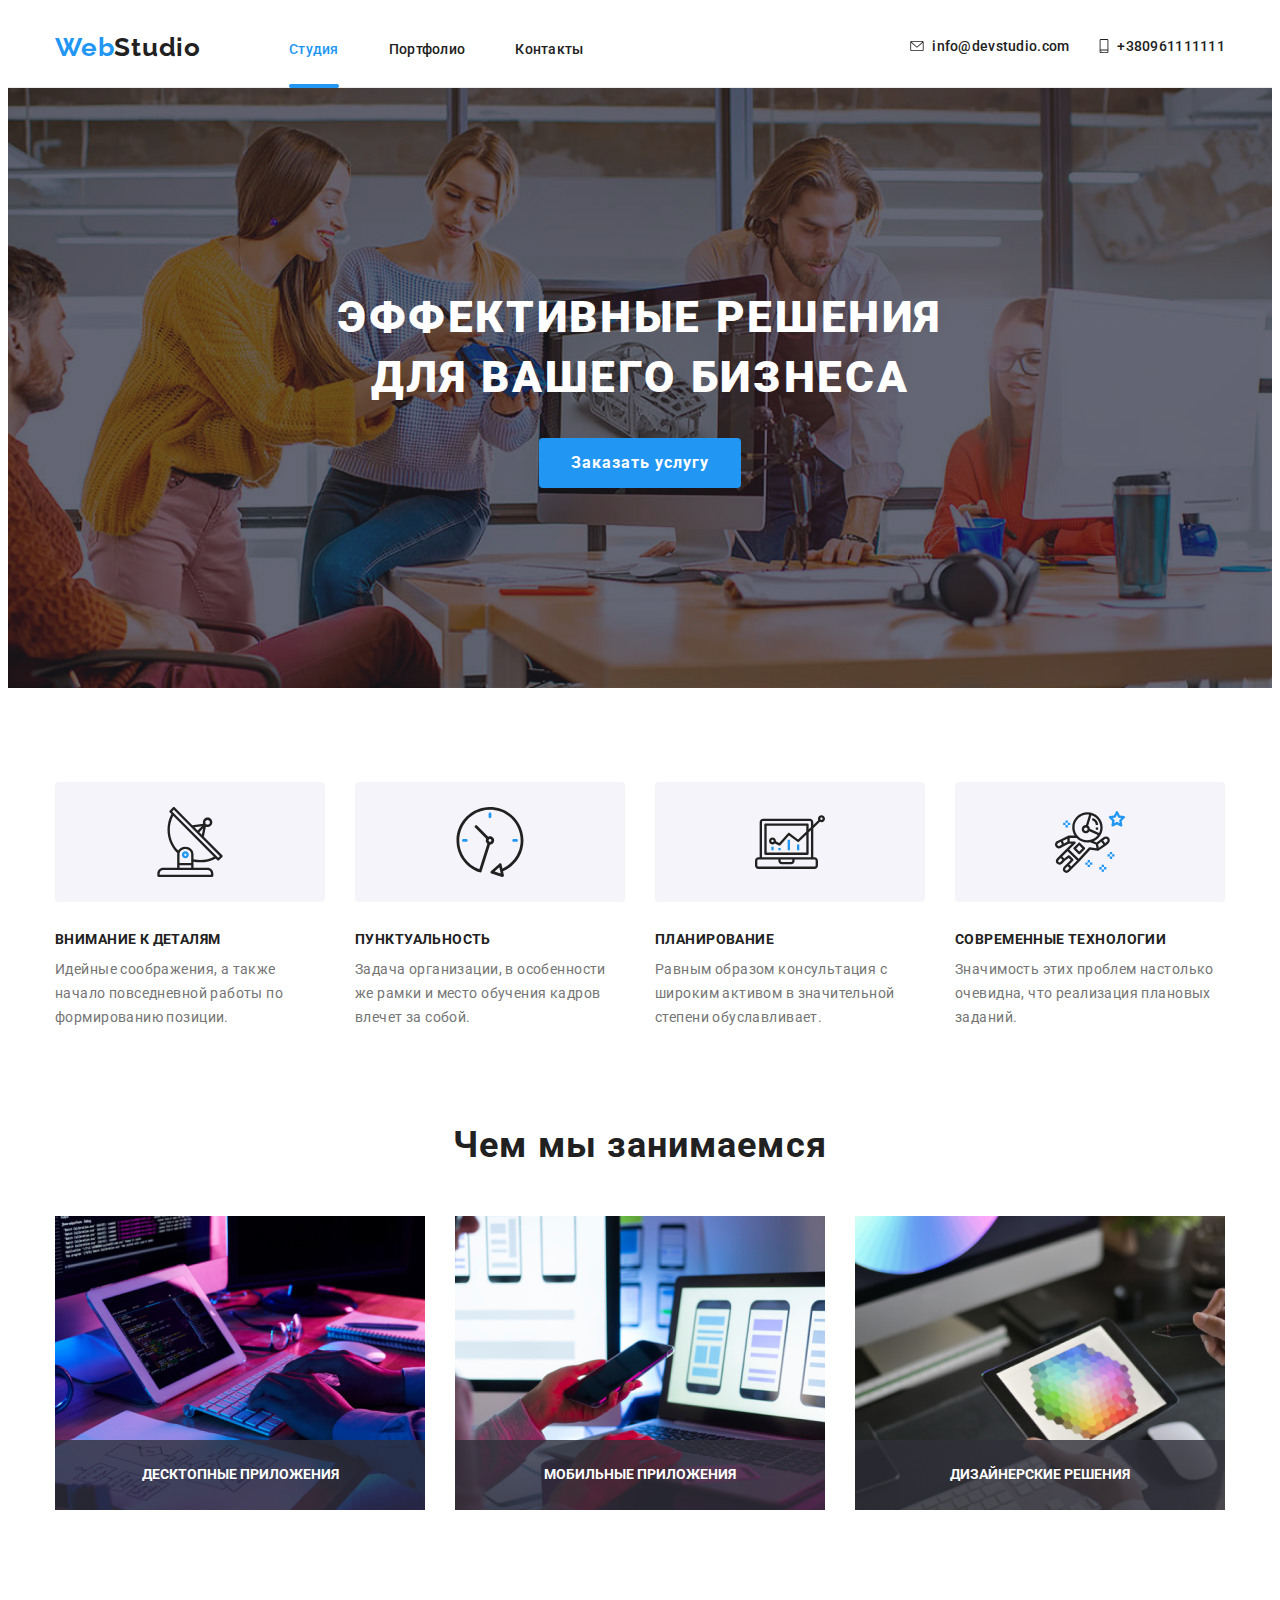
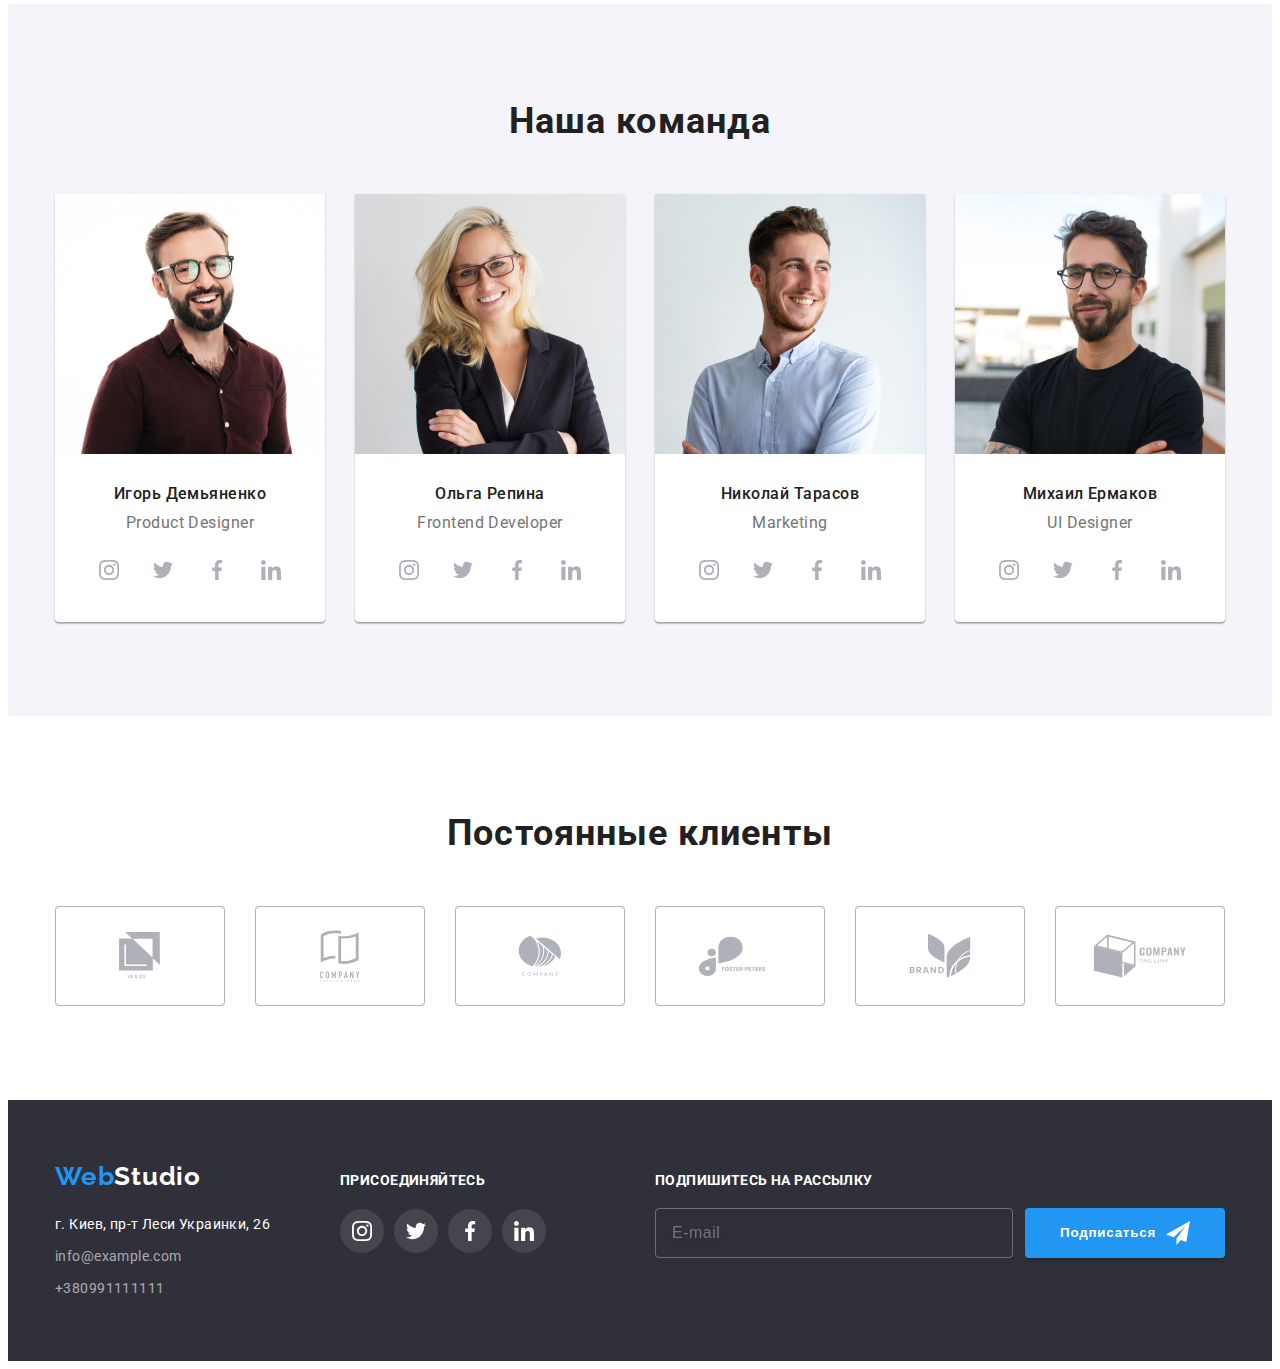
<file: index.html>
<!DOCTYPE html>
<html lang="ru">

<head>
    <meta charset="UTF-8">
    <meta http-equiv="X-UA-Compatible" content="IE=edge">
    <meta name="viewport" content="width=device-width, initial-scale=1.0">
    <link rel="preconnect" href="https://fonts.googleapis.com">
    <link rel="preconnect" href="https://fonts.gstatic.com" crossorigin>
    <link
        href="https://fonts.googleapis.com/css2?family=Raleway:wght@700&family=Roboto:wght@400;500;700;900&display=swap"
        rel="stylesheet">
    <title>Homework8</title>
    <link rel="stylesheet" href="https://cdnjs.cloudflare.com/ajax/libs/modern-normalize/1.1.0/modern-normalize.min.css"
        integrity="sha512-wpPYUAdjBVSE4KJnH1VR1HeZfpl1ub8YT/NKx4PuQ5NmX2tKuGu6U/JRp5y+Y8XG2tV+wKQpNHVUX03MfMFn9Q=="
        crossorigin="anonymous" referrerpolicy="no-referrer" />
    <link rel="stylesheet" href="./css/main.min.css">
</head>
<body>
    <header class="header">
        <div class="container">
            <div class="logo-tab">
                <a href="" class="logo link nav__logo">Web<span class="nav__logoo">Studio</span></a>
            </div>
            <div class="header-tab">
                <div class="header-nav">
                    <ul class="nav-list">
                        <li class="nav-list__item">
                            <a href="./index.html" class="nav-list__link link current">Студия</a>
                        </li>
                        <li class="nav-list__item">
                            <a href="./portfolio.html" class="nav-list__link link">Портфолио</a>
                        </li>
                        <li class="nav-list__item">
                            <a href="" class="nav-list__link link">Контакты</a>
                        </li>
                    </ul>
                </div>
                <div class="header-contacts">
                    <ul class="contacts-list">
                        <li class="contacts-list__item">
                            <a href="mailto:info@devstudio.com" class="contacts-list__link-mail">
                                <svg class="contacts-list__icon" width="14" height="10">
                                    <use href="./img/icons.svg#icon-envelope"></use>
                                </svg>
                                info@devstudio.com</a>
                        </li>
                        <li class="contacts-list__item">
                            <a href="tel:+380961111111" class="contacts-list__link-tel">
                                <svg class="contacts-list__icon" width="10" height="14">
                                    <use href="./img/icons.svg#icon-smartphone"></use>
                                </svg>
                                +380961111111</a>
                        </li>
                    </ul>
                </div>
            </div>
            <button type="button" class="open-menu-btn">
                <svg class="menu-icon" width="24" height="16">
                    <use href="./img/icons.svg#icon-menu_24px"></use>
                </svg>
            </button>
            <div class="mob-menu is-hidden">
                <button type="button" class="close-menu-btn">
                    <svg class="menu-icon" width="18.67" height="18.67">
                        <use href="./img/icons.svg#icon-close-black-18dp-2-1-1"></use>
                    </svg>
                </button>
                <div class="container">
                    <div class="mob-top">
                        <ul class="nav-list">
                            <li class="nav-list__item">
                                <a href="./index.html" class="nav-list__link link current">Студия</a>
                            </li>
                            <li class="nav-list__item">
                                <a href="./portfolio.html" class="nav-list__link link">Портфолио</a>
                            </li>
                            <li class="nav-list__item">
                                <a href="" class="nav-list__link link">Контакты</a>
                            </li>
                        </ul>
                    </div>
                    <div class="mob-bottom">
                        <ul class="contacts-list">
                            <li class="contacts-list__item"><a href="tel:+380961111111"
                                    class="contacts-list__link-tel">+380961111111</a></li>
                            <li class="contacts-list__item"><a href="mailto:info@devstudio.com"
                                    class="contacts-list__link-mail">info@devstudio.com
                                </a>
                            </li>
                        </ul>
                        <ul class="soc-list">
                            <li class="soc-list__item"><a href="" class="soc-list__link">Instagram</a></li>
                            <li class="soc-list__item"><a href="" class="soc-list__link">Twitter</a></li>
                            <li class="soc-list__item"><a href="" class="soc-list__link">Facebook</a></li>
                            <li class="soc-list__item"><a href="" class="soc-list__link">LinkedIn</a></li>
                        </ul>
                    </div>
                </div>
            </div>
        </div>
    </header>

    <!--main 1-->
    <main>
        <section class="main-section">
            <div class="container">
                <h1 class="main-name">ЭФФЕКТИВНЫЕ РЕШЕНИЯ ДЛЯ ВАШЕГО БИЗНЕСА</h1>
                <button type="submit" class="main-button" data-modal-open>Заказать услугу</button>
            </div>
        </section>

        <!--2-->
        <section class="company">
            <div class="container">
                <ul class="description">
                    <li class="description__facts">
                        <div class="description__company-ben">
                            <svg class="description__company-ben-icon" width="70" height="70">
                                <use href="./img/icons.svg#icon-antenna-1"></use>
                            </svg>
                        </div>
                        <h3 class="title">Внимание к деталям</h3>
                        <p class="title-text">Идейные соображения, а также начало повседневной работы по формированию
                            позиции.
                        </p>
                    </li>
                    <li class="description__facts">
                        <div class="description__company-ben">
                            <svg class="description__company-ben-icon" width="70" height="70">
                                <use href="./img/icons.svg#icon-clock-1"></use>
                            </svg>
                        </div>
                        <h3 class="title">Пунктуальность</h3>
                        <p class="title-text">Задача организации, в особенности же рамки и место обучения кадров влечет
                            за
                            собой.
                        </p>
                    </li>
                    <li class="description__facts">
                        <div class="description__company-ben">
                            <svg class="description__company-ben-icon" width="70" height="70">
                                <use href="./img/icons.svg#icon-diagram-1"></use>
                            </svg>
                        </div>
                        <h3 class="title">Планирование</h3>
                        <p class="title-text">Равным образом консультация с широким активом в значительной степени
                            обуславливает.
                        </p>
                    </li>
                    <li class="description__facts">
                        <div class="description__company-ben">
                            <svg class="description__company-ben-icon" width="70" height="70">
                                <use href="./img/icons.svg#icon-astronaut-1"></use>
                            </svg>
                        </div>
                        <h3 class="title">Современные технологии</h3>
                        <p class="title-text">Значимость этих проблем настолько очевидна, что реализация плановых
                            заданий.
                        </p>
                    </li>
                </ul>
            </div>
        </section>

        <!--3-->
        <section class="work-projects">
            <div class="container">
                <h2 class="pre-main-title">Чем мы занимаемся</h2>
                <ul class="work-photo">
                    <li class="work-photo__item">
                        <picture>
                            <source
                                srcset="
                                    ./img/2.1.png        1x,
                                    ./img/2.1-2x.jpg     2x
                                    "
                                media="(min-width: 1200px)"
                            />
                            <img src="img/2.1.png" width="370" alt="Работа с компьютероv" />  
                        </picture>
                        <p class="work-photo__galery-description">
                            Десктопные приложения                           
                        </p>
                    </li>
                    <li class="work-photo__item">
                        <picture>
                            <source srcset="
                                    ./img/2.2.png        1x,
                                    ./img/2.2-2x.jpg     2x
                                    " media="(min-width: 1200px)" />
                            <img src="img/2.2.png" width="370" alt="Работа с телефоном" />
                        </picture>
                        <p class="work-photo__galery-description">
                            Мобильные приложения
                        </p>
                    </li>
                    <li class="work-photo__item">
                        <picture>
                            <source srcset="
                                    ./img/2.3.png        1x,
                                    ./img/2.3-2x.jpg     2x
                                    " media="(min-width: 1200px)" />
                            <img src="img/2.3.png" width="370" alt="Работа с планшетом" />
                        </picture>
                        <p class="work-photo__galery-description">
                            Дизайнерские решения                            
                        </p>
                    </li>
                </ul>
            </div>
        </section>

        <!--4-->
        <section class="masters">
            <div class="container">
                <h2 class="team">Наша команда</h2>
                <ul class="workers-list">
                    <li class="workers-list__item">
                        <picture>
                            <source srcset="
                                                            ./img/1-1.png        1x,
                                                            ./img/1-1-2x.jpg     2x
                                        " media="(min-width: 1200px)"
                            />
                            <source srcset="
                                                            ./img/1-1-tabl.jpg        1x,
                                                            ./img/1-1-tabl-2x.jpg     2x
                                        " media="(min-width: 768px)"
                            />
                            <source srcset="
                                                            ./img/1-1-mob.jpg        1x,
                                                            ./img/1-1-mob-2x.jpg     2x
                                        " media="(min-width: 480px)"
                            />
                            <img src="img/1-1.png" width="270" height="260" alt="Игорь Демьяненко" />
                        </picture>
                        <div class="about-workers-div">
                            <h3 class="names">Игорь Демьяненко</h3>
                            <p class="names-text">Product Designer</p>
                            <ul class="masters-soc-list list">
                                <li class="masters-soc-list__item">
                                    <a href="" class="masters-soc-list__link link">
                                        <svg class="masters-soc-list__icon" width="20" height="20">
                                            <use href="./img/icons.svg#icon-instagram-2"></use>
                                        </svg>
                                    </a>
                                </li>
                                <li class="masters-soc-list__item">
                                    <a href="" class="masters-soc-list__link link">
                                        <svg class="masters-soc-list__icon" width="20" height="20">
                                            <use href="./img/icons.svg#icon-twitter-1"></use>
                                        </svg>
                                    </a>
                                </li>
                                <li class="masters-soc-list__item">
                                    <a href="" class="masters-soc-list__link link">
                                        <svg class="masters-soc-list__icon" width="20" height="20">
                                            <use href="./img/icons.svg#icon-facebook-1"></use>
                                        </svg>
                                    </a>
                                </li>
                                <li class="masters-soc-list__item">
                                    <a href="" class="masters-soc-list__link link">
                                        <svg class="masters-soc-list__icon" width="20" height="20">
                                            <use href="./img/icons.svg#icon-linkedin-1"></use>
                                        </svg>
                                    </a>
                                </li>
                            </ul>
                        </div>
                    </li>
                    <li class="workers-list__item">
                        <picture>
                            <source srcset="
                                                            ./img/1-2.png        1x,
                                                            ./img/1-2-2x.jpg     2x
                                        " media="(min-width: 1200px)"
                            />
                            <source srcset="
                                                            ./img/1-2-tabl.jpg        1x,
                                                            ./img/1-2-tabl-2x.jpg     2x
                                        " media="(min-width: 768px)"
                            />
                            <source srcset="
                                                            ./img/1-2-mob.jpg        1x,
                                                            ./img/1-2-mob-2x.jpg     2x
                                        " media="(min-width: 480px)"
                            />
                            <img src="img/1-2.png" width="270" alt="Ольга Репина" />
                        </picture>
                        <div class="about-workers-div">
                            <h3 class="names">Ольга Репина</h3>
                            <p class="names-text">Frontend Developer</p>
                            <ul class="masters-soc-list list">
                                <li class="masters-soc-list__item">
                                    <a href="" class="masters-soc-list__link link">
                                        <svg class="masters-soc-list__icon" width="20" height="20">
                                            <use href="./img/icons.svg#icon-instagram-2"></use>
                                        </svg>
                                    </a>
                                </li>
                                <li class="masters-soc-list__item">
                                    <a href="" class="masters-soc-list__link link">
                                        <svg class="masters-soc-list__icon" width="20" height="20">
                                            <use href="./img/icons.svg#icon-twitter-1"></use>
                                        </svg>
                                    </a>
                                </li>
                                <li class="masters-soc-list__item">
                                    <a href="" class="masters-soc-list__link link">
                                        <svg class="masters-soc-list__icon" width="20" height="20">
                                            <use href="./img/icons.svg#icon-facebook-1"></use>
                                        </svg>
                                    </a>
                                </li>
                                <li class="masters-soc-list__item">
                                    <a href="" class="masters-soc-list__link link">
                                        <svg class="masters-soc-list__icon" width="20" height="20">
                                            <use href="./img/icons.svg#icon-linkedin-1"></use>
                                        </svg>
                                    </a>
                                </li>
                            </ul>
                        </div>
                    </li>
                    <li class="workers-list__item">
                        <picture>
                            <source srcset="
                                                            ./img/1-3.png        1x,
                                                            ./img/1-3-2x.jpg     2x
                                        " media="(min-width: 1200px)"
                            />
                            <source srcset="
                                                            ./img/1-3-tabl.jpg        1x,
                                                            ./img/1-3-tabl-2x.jpg     2x
                                        " media="(min-width: 768px)"
                            />
                            <source srcset="
                                                            ./img/1-3-mob.jpg        1x,
                                                            ./img/1-3-mob-2x.jpg     2x
                                        " media="(min-width: 480px)"
                            />
                            <img src="img/1-3.png" width="270" alt="Николай Тарасов" />
                        </picture>
                        <div class="about-workers-div">
                            <h3 class="names">Николай Тарасов</h3>
                            <p class="names-text">Marketing</p>
                            <ul class="masters-soc-list list">
                                <li class="masters-soc-list__item">
                                    <a href="" class="masters-soc-list__link link">
                                        <svg class="masters-soc-list__icon" width="20" height="20">
                                            <use href="./img/icons.svg#icon-instagram-2"></use>
                                        </svg>
                                    </a>
                                </li>
                                <li class="masters-soc-list__item">
                                    <a href="" class="masters-soc-list__link link">
                                        <svg class="masters-soc-list__icon" width="20" height="20">
                                            <use href="./img/icons.svg#icon-twitter-1"></use>
                                        </svg>
                                    </a>
                                </li>
                                <li class="masters-soc-list__item">
                                    <a href="" class="masters-soc-list__link link">
                                        <svg class="masters-soc-list__icon" width="20" height="20">
                                            <use href="./img/icons.svg#icon-facebook-1"></use>
                                        </svg>
                                    </a>
                                </li>
                                <li class="masters-soc-list__item">
                                    <a href="" class="masters-soc-list__link link">
                                        <svg class="masters-soc-list__icon" width="20" height="20">
                                            <use href="./img/icons.svg#icon-linkedin-1"></use>
                                        </svg>
                                    </a>
                                </li>
                            </ul>
                        </div>
                    </li>
                    <li class="workers-list__item">
                        <picture>
                            <source srcset="
                                                            ./img/1-4.png        1x,
                                                            ./img/1-4-2x.jpg     2x
                                        " media="(min-width: 1200px)"
                            />
                            <source srcset="
                                                            ./img/1-4-tabl.jpg        1x,
                                                            ./img/1-4-tabl-2x.jpg     2x
                                        " media="(min-width: 768px)"
                            />
                            <source srcset="
                                                            ./img/1-4-mob.jpg        1x,
                                                            ./img/1-4-mob-2x.jpg     2x
                                        " media="(min-width: 480px)"
                            />
                            <img src="./img/1-4.png" width="270" alt="Михаил Ермаков" />
                        </picture>
                        <div class="about-workers-div">
                            <h3 class="names">Михаил Ермаков</h3>
                            <p class="names-text">UI Designer</p>
                            <ul class="masters-soc-list list">
                                <li class="masters-soc-list__item">
                                    <a href="" class="masters-soc-list__link link">
                                        <svg class="masters-soc-list__icon" width="20" height="20">
                                            <use href="./img/icons.svg#icon-instagram-2"></use>
                                        </svg>
                                    </a>
                                </li>
                                <li class="masters-soc-list__item">
                                    <a href="" class="masters-soc-list__link link">
                                        <svg class="masters-soc-list__icon" width="20" height="20">
                                            <use href="./img/icons.svg#icon-twitter-1"></use>
                                        </svg>
                                    </a>
                                </li>
                                <li class="masters-soc-list__item">
                                    <a href="" class="masters-soc-list__link link">
                                        <svg class="masters-soc-list__icon" width="20" height="20">
                                            <use href="./img/icons.svg#icon-facebook-1"></use>
                                        </svg>
                                    </a>
                                </li>
                                <li class="masters-soc-list__item">
                                    <a href="" class="masters-soc-list__link link">
                                        <svg class="masters-soc-list__icon" width="20" height="20">
                                            <use href="./img/icons.svg#icon-linkedin-1"></use>
                                        </svg>
                                    </a>
                                </li>
                            </ul>
                        </div>
                    </li>
                </ul>
            </div>
        </section>
    
        <!--5-->
        <section class="clients">
            <div class="container">
            <h2 class="team">Постоянные клиенты</h2>
            <ul class="clients-list">
                <li class="company-clients">
                    <a href="" class="company-clients-link link">
                        <svg class="company-clients-icon" width="41" height="46.7">
                            <use href="./img/icons.svg#icon-group"></use>
                        </svg>
                    </a>
                </li>
                <li class="company-clients">
                    <a href="" class="company-clients-link link">
                        <svg class="company-clients-icon" width="40" height="52">
                            <use href="./img/icons.svg#icon-group-1"></use>
                        </svg>
                    </a>
                </li>
                <li class="company-clients">
                    <a href="" class="company-clients-link link">
                        <svg class="company-clients-icon" width="43.46" height="41.18">
                            <use href="./img/icons.svg#icon-group-2"></use>
                        </svg>
                    </a>
                </li>
                <li class="company-clients">
                    <a href="" class="company-clients-link link">
                        <svg class="company-clients-icon" width="84.44" height="40.62">
                            <use href="./img/icons.svg#icon-group-3"></use>
                        </svg>
                    </a>
                </li>
                <li class="company-clients">
                    <a href="" class="company-clients-link link">
                        <svg class="company-clients-icon" width="62.54" height="45.43">
                            <use href="./img/icons.svg#icon-group-4"></use>
                        </svg>
                    </a>
                </li>
                <li class="company-clients">
                    <a href="" class="company-clients-link link">
                        <svg class="company-clients-icon" width="93.79" height="43.93">
                            <use href="./img/icons.svg#icon-group-5"></use>
                        </svg>
                    </a>
                </li>
            </ul>
            </div>
        </section>
    </main>

    <footer class="footer">
        <div class="container footer-cont">
            <div class="footer-nav block">
                <a href="" class="footer-logo link">Web<span class="footer-logoo">Studio</span> </a>
                <address class="footer-nav__adress">г. Киев, пр-т Леси Украинки, 26</address>
                <ul class="footer-nav-list">
                    <li><a href="mailto:info@example.com" class="footer-nav-list__link link">info@example.com</a></li>
                    <li><a href="tel:+380991111111" class="footer-nav-list__link link">+380991111111</a></li>
                </ul>
            </div>
            <div class="footer-links block">
                <h3 class="footer-title">присоединяйтесь</h3>
                <ul class="footer-list">
                    <li class="footer-list__item"><a href="" class="footer-list__link"><svg class="footer-list__icon"
                                width="20" height="20">
                                <use href="./img/icons.svg#icon-instagram-2"></use>
                            </svg></a></li>
                    <li class="footer-list__item"><a href="" class="footer-list__link"><svg class="footer-list__icon"
                                width="20" height="20">
                                <use href="./img/icons.svg#icon-twitter-1"></use>
                            </svg></a></li>
                    <li class="footer-list__item"><a href="" class="footer-list__link"><svg class="footer-list__icon"
                                width="20" height="20">
                                <use href="./img/icons.svg#icon-facebook-1"></use>
                            </svg></a></li>
                    <li class="footer-list__item"><a href="" class="footer-list__link"><svg class="footer-list__icon"
                                width="20" height="20">
                                <use href="./img/icons.svg#icon-linkedin-1"></use>
                            </svg></a></li>
                </ul>
            </div>
            <form class="form block">
                <p class="form-title">Подпишитесь на рассылку</p>
                <div class="form-wrap">
                    <label class="form-label">
                        <input class="input-form" type="email" name="email" placeholder="E-mail">
                    </label>
                    <button class="form-btn" type="submit">Подписаться
                        <svg class="icon-form" width="24" height="24">
                            <use href="./img/icons.svg#icon-icon-send-1"></use>
                        </svg>
                    </button>
                </div>
            </form>
        </div>
    </footer>

    <!--backdrop-->
    <div class="backdrop is-hidden" data-modal>
        <div class="modal">
            <button type="button" class="modal-close-btn" data-modal-close>
                <svg class="company-soc-icon" width="18" height="18">
                    <use href="./img/icons.svg#icon-close-black-18dp-2-1-1"></use>
                </svg>
            </button>
            <p class="modal-title">Оставьте свои данные, мы вам перезвоним</p>
            <form class="modal-form" autocomplete="off">
                <div class="modal-field">
                <label class="modal-label">Имя</label>
                    <div class="input-wrap">
                        <input class="modal-input" type="text" name="user-name" required />
                            <svg class="input-icon" width="18" height="18">
                                <use href="./img/icons.svg#icon-person-black-18dp-1-1"></use>
                            </svg>
                    </div>
                </div>
                <div class="modal-field">  
                <label class="modal-label" for="user-tel">Телефон</label>
                    <div class="input-wrap">
                        <input class="modal-input" type="tel" name="user-tel" minlength="10" title="+380 (93) 111-11-11"
                            pattern="[\+]\d{3}\s[\(]\d{2}[\)]\s\d{3}[\-]\d{2}[\-]\d{2}" required id="user-tel" />
                            <svg class="input-icon" width="18" height="18">
                                <use href="./img/icons.svg#icon-phone-black-18dp-1-1"></use>
                            </svg>
                    </div>           
                </div>
                <div class="modal-field">
                <label class="modal-label">Почта</label>
                    <div class="input-wrap">
                        <input class="modal-input" type="email" name="user-mail" required/>
                            <svg class="input-icon" width="18" height="18">
                                <use href="./img/icons.svg#icon-email-black-18dp-1-1"></use>
                            </svg>
                    </div>
                </div>
                <div class="modal-field">
                <label class="modal-label" for="modal-text">Комментарий</label>
                    <textarea 
                        name="modal-text" 
                        id="modal-text" 
                        class="modal-text-area"
                        placeholder="Введите текст"
                    ></textarea>              
                </div>
                <div class="modal-field">
                    <input 
                    type="checkbox" 
                    name="privacy" 
                    id="privacy" 
                    class="input-check visually-hidden"
                    />
                    <label for="privacy" class="check-text">
                    <span>
                        <svg class="check-icon" width="11" height="8">
                            <use href="./img/icons.svg#icon-Vector-1"></use>
                        </svg>
                    </span>
                        Соглашаюсь с рассылкой и принимаю&nbsp; <a href="">Условия договора</a>        
                    </label>
                </div>
                <button type="submit" class="modal-button">Отправить</button>
            </form>
        </div>
    </div>
<script src="./js/modal.js"></script>
<script src="./js/menu.js"></script>
</body>
</html>
</file>
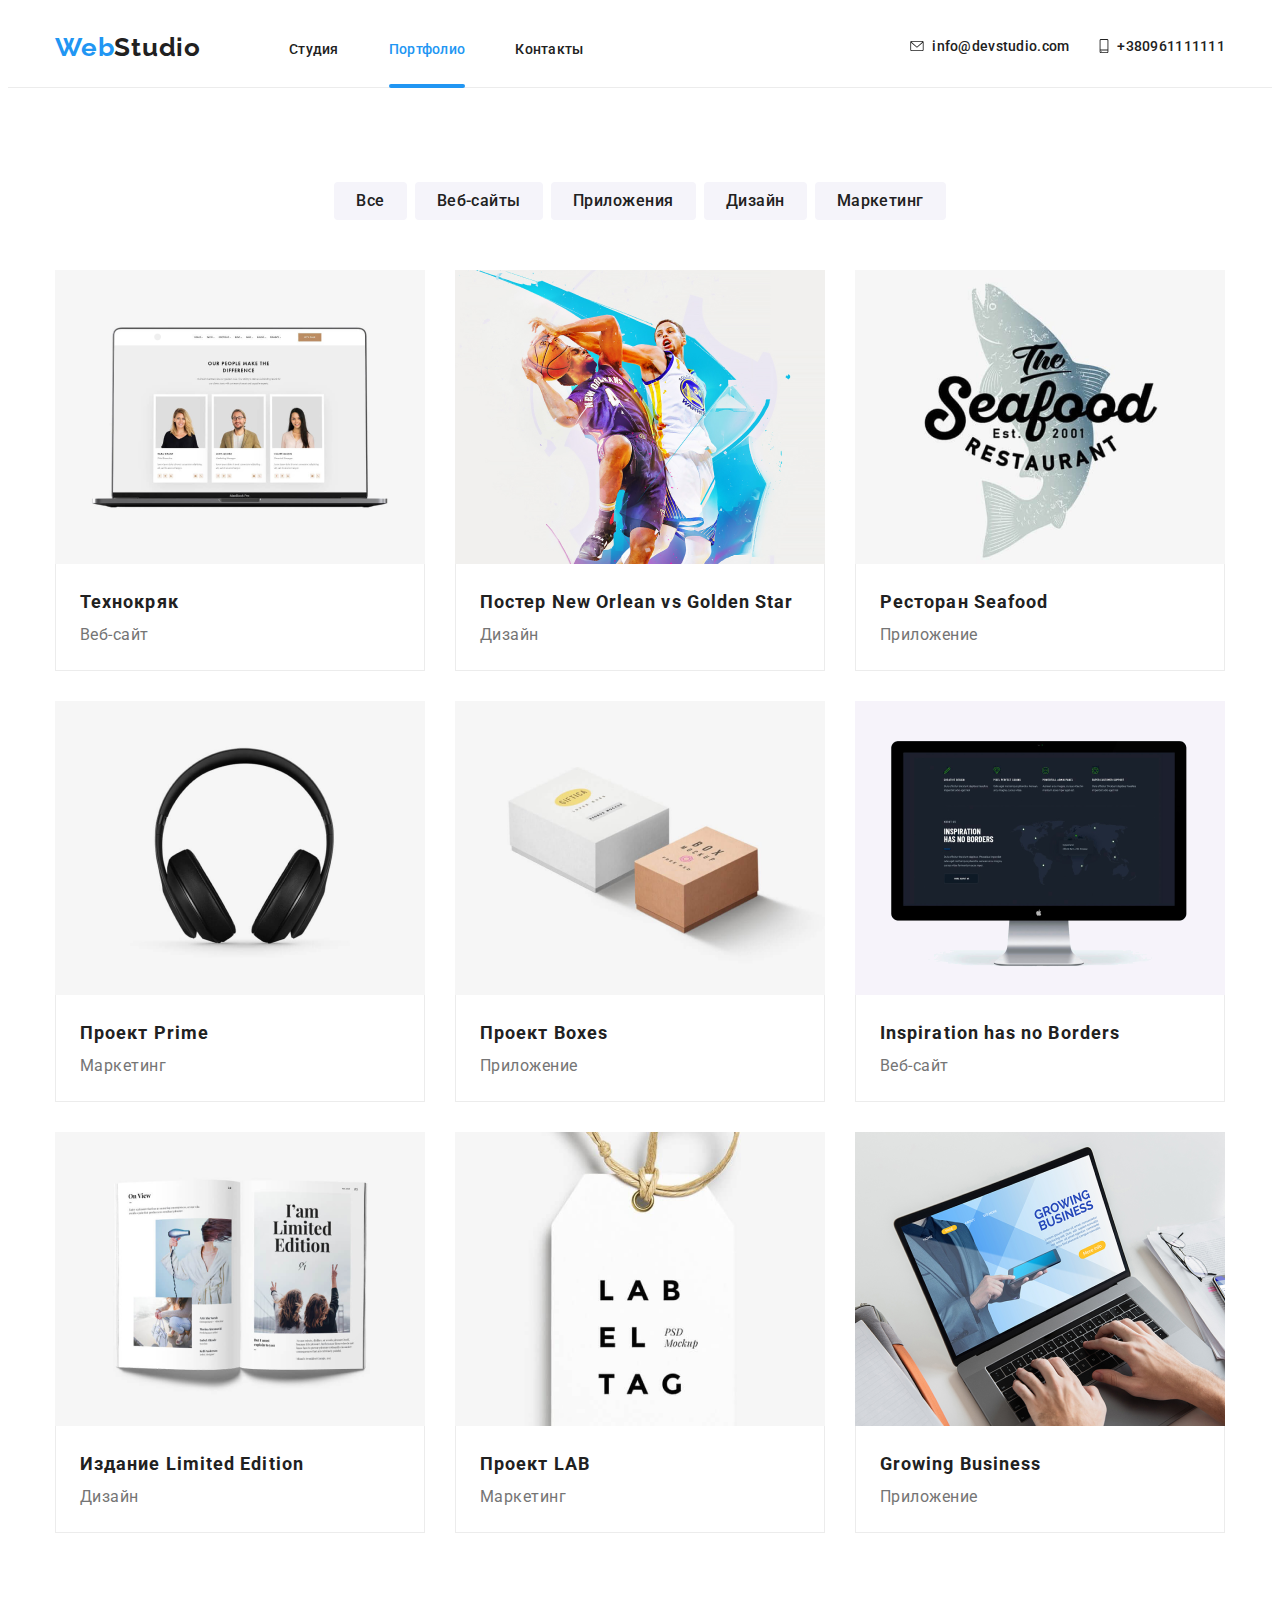
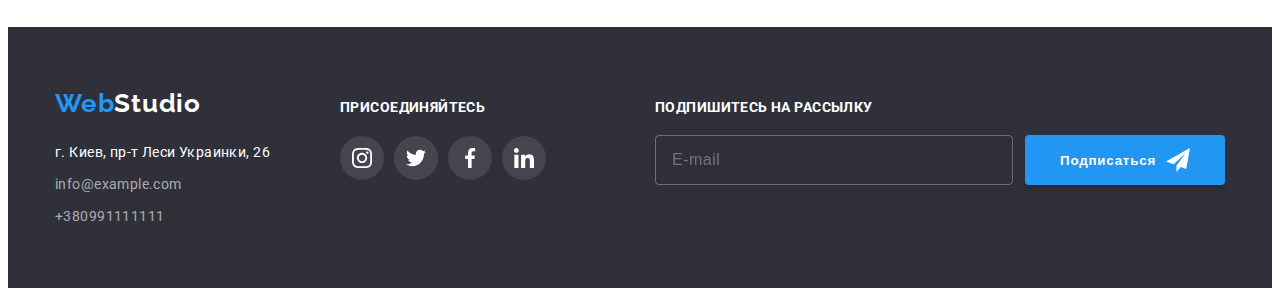
<file: portfolio.html>
<!DOCTYPE html>
<html lang="ru">

<head>
    <meta charset="UTF-8">
    <meta http-equiv="X-UA-Compatible" content="IE=edge">
    <meta name="viewport" content="width=device-width, initial-scale=1.0">
    <link rel="preconnect" href="https://fonts.googleapis.com">
    <link rel="preconnect" href="https://fonts.gstatic.com" crossorigin>
    <link
        href="https://fonts.googleapis.com/css2?family=Raleway:wght@700&family=Roboto:wght@400;500;700;900&display=swap"
        rel="stylesheet">
    <title>Homework8</title>
    <link rel="stylesheet" href="https://cdnjs.cloudflare.com/ajax/libs/modern-normalize/1.1.0/modern-normalize.min.css"
        integrity="sha512-wpPYUAdjBVSE4KJnH1VR1HeZfpl1ub8YT/NKx4PuQ5NmX2tKuGu6U/JRp5y+Y8XG2tV+wKQpNHVUX03MfMFn9Q=="
        crossorigin="anonymous" referrerpolicy="no-referrer" />
    <link rel="stylesheet" href="./css/main.min.css">
</head>
<body>
    <header class="header">
        <div class="container">
            <div class="logo-tab">
                <a href="" class="logo link nav__logo">Web<span class="nav__logoo">Studio</span></a>
            </div>
            <div class="header-tab">
                <div class="header-nav">
                    <ul class="nav-list">
                        <li class="nav-list__item">
                            <a href="./index.html" class="nav-list__link link ">Студия</a>
                        </li>
                        <li class="nav-list__item">
                            <a href="./portfolio.html" class="nav-list__link link current">Портфолио</a>
                        </li>
                        <li class="nav-list__item">
                            <a href="" class="nav-list__link link">Контакты</a>
                        </li>
                    </ul>
                </div>
                <div class="header-contacts">
                    <ul class="contacts-list">
                        <li class="contacts-list__item">
                            <a href="mailto:info@devstudio.com" class="contacts-list__link-mail">
                                <svg class="contacts-list__icon" width="14" height="10">
                                    <use href="./img/icons.svg#icon-envelope"></use>
                                </svg>
                                info@devstudio.com</a>
                        </li>
                        <li class="contacts-list__item">
                            <a href="tel:+380961111111" class="contacts-list__link-tel">
                                <svg class="contacts-list__icon" width="10" height="14">
                                    <use href="./img/icons.svg#icon-smartphone"></use>
                                </svg>
                                +380961111111</a>
                        </li>
                    </ul>
                </div>
            </div>
            <button type="button" class="open-menu-btn">
                <svg class="menu-icon" width="24" height="16">
                    <use href="./img/icons.svg#icon-menu_24px"></use>
                </svg>
            </button>
            <div class="mob-menu is-hidden">
                <button type="button" class="close-menu-btn">
                    <svg class="menu-icon" width="18.67" height="18.67">
                        <use href="./img/icons.svg#icon-close-black-18dp-2-1-1"></use>
                    </svg>
                </button>
                <div class="container">
                    <div class="mob-top">
                        <ul class="nav-list">
                            <li class="nav-list__item">
                                <a href="./index.html" class="nav-list__link link ">Студия</a>
                            </li>
                            <li class="nav-list__item">
                                <a href="./portfolio.html" class="nav-list__link link current">Портфолио</a>
                            </li>
                            <li class="nav-list__item">
                                <a href="" class="nav-list__link link">Контакты</a>
                            </li>
                        </ul>
                    </div>
                    <div class="mob-bottom">
                        <ul class="contacts-list">
                            <li class="contacts-list__item"><a href="tel:+380961111111"
                                    class="contacts-list__link-tel">+380961111111</a></li>
                            <li class="contacts-list__item"><a href="mailto:info@devstudio.com"
                                    class="contacts-list__link-mail">info@devstudio.com
                                </a>
                            </li>
                        </ul>
                        <ul class="soc-list">
                            <li class="soc-list__item"><a href="" class="soc-list__link">Instagram</a></li>
                            <li class="soc-list__item"><a href="" class="soc-list__link">Twitter</a></li>
                            <li class="soc-list__item"><a href="" class="soc-list__link">Facebook</a></li>
                            <li class="soc-list__item"><a href="" class="soc-list__link">LinkedIn</a></li>
                        </ul>
                    </div>
                </div>
            </div>
        </div>
    </header>

    <!--1-->
    <main>
        <section class="portfolio">
            <div class="container">
                <ul class="filter">
                    <li class="filter-item">
                        <button type="button" class="pre-main-button current">Все</button>
                    </li>
                    <li class="filter-item">
                        <button type="button" class="pre-main-button">Веб-сайты</button>
                    </li>
                    <li class="filter-item">
                        <button type="button" class="pre-main-button">Приложения</button>
                    </li>
                    <li class="filter-item">
                        <button type="button" class="pre-main-button">Дизайн</button>
                    </li>
                    <li class="filter-item">
                        <button type="button" class="pre-main-button">Маркетинг</button>
                    </li>
                </ul>
                <ul class="gallery">
                    <li class="gallery-item">
                        <a class="link" href="">
                        <div class="project-figure">
                            <picture>
                                <source srcset="
                                                            ./img/3.1.png        1x,
                                                            ./img/3-1-2x.jpg     2x
                                        " media="(min-width: 1200px)"
                                />
                                <source srcset="
                                                            ./img/3-1-tabl.jpg        1x,
                                                            ./img/3-1-tabl-2x.jpg     2x
                                        " media="(min-width: 768px)"
                                />
                                <source srcset="
                                                            ./img/3-1-mob.jpg        1x,
                                                            ./img/3-1-mob-2x.jpg     2x
                                        " media="(max-width: 767px)"
                                />
                                <img class="projects-image" src="img/3.1.jpg" width="370" alt="Фото на компьютере" />
                            </picture>                        
                            <div class="description-wrapper">
                                <p class="project-description">
                                Ресурс предлагает комплексные предложения с разным уровнем функционала и
                                сервисов. Все это позволит посетителю получить исчерпывающие сведения о
                                компании или частном лице.
                                </p>
                            </div>
                        </div>
                        <div class="work-div">
                            <h3 class="work">Технокряк</h3>
                            <p class="work-name">Веб-сайт</p>
                        </div>
                        </a>
                    </li>
                    <li class="gallery-item">
                        <a class="link" href="">
                            <div class="project-figure">
                                <picture>
                                    <source srcset="
                                                            ./img/3.2.png        1x,
                                                            ./img/3-2-2x.jpg     2x
                                        " media="(min-width: 1200px)"
                                    />
                                    <source srcset="
                                                            ./img/3-2-tabl.jpg        1x,
                                                            ./img/3-2-tabl-2x.jpg     2x
                                        " media="(min-width: 768px)"
                                    />
                                    <source srcset="
                                                            ./img/3-2-mob.jpg        1x,
                                                            ./img/3-2-mob-2x.jpg     2x
                                        " media="(max-width: 767px)"
                                    />
                                    <img src="img/3.2.png" width="370" alt="Баскетбольный матч" />
                                </picture>
                        <div class="description-wrapper">
                            <p class="project-description">
                                Ресурс предлагает комплексные предложения с разным уровнем функционала и
                                сервисов. Все это позволит посетителю получить исчерпывающие сведения о
                                компании или частном лице.
                            </p>
                        </div>
                        </div>
                        <div class="work-div">
                            <h3 class="work">Постер New Orlean vs Golden Star</h3>
                            <p class="work-name">Дизайн</p>
                        </div>
                        </a>
                    </li>
                    <li class="gallery-item">
                        <a class="link" href="">
                            <div class="project-figure">
                                <picture>
                                    <source srcset="
                                                            ./img/3.3.png        1x,
                                                            ./img/3-3-2x.jpg     2x
                                        " media="(min-width: 1200px)"
                                    />
                                    <source srcset="
                                                            ./img/3-3-tabl.jpg        1x,
                                                            ./img/3-3-tabl-2x.jpg     2x
                                        " media="(min-width: 768px)"
                                    />
                                    <source srcset="
                                                            ./img/3-3-mob.jpg        1x,
                                                            ./img/3-3-mob-2x.jpg     2x
                                        " media="(max-width: 767px)"
                                    />
                                    <img src="img/3.3.png" width="370" alt="Логотип ресторана" />
                                </picture>
                        <div class="description-wrapper">
                                <p class="project-description">
                                Ресурс предлагает комплексные предложения с разным уровнем функционала и
                                сервисов. Все это позволит посетителю получить исчерпывающие сведения о
                                компании или частном лице.
                                </p>
                            </div>
                        </div>
                        <div class="work-div">
                            <h3 class="work">Ресторан Seafood</h3>
                            <p class="work-name">Приложение</p>
                        </div>
                        </a>
                    </li>
                    <li class="gallery-item">
                        <a class="link" href="">
                            <div class="project-figure">
                                <picture>
                                    <source srcset="
                                                            ./img/3.4.png        1x,
                                                            ./img/3-4-2x.jpg     2x
                                        " media="(min-width: 1200px)"
                                    />
                                    <source srcset="
                                                            ./img/3-4-tabl.jpg        1x,
                                                            ./img/3-4-tabl-2x.jpg     2x
                                        " media="(min-width: 768px)"
                                    />
                                    <source srcset="
                                                            ./img/3-4-mob.jpg        1x,
                                                            ./img/3-4-mob-2x.jpg     2x
                                        " media="(max-width: 767px)"
                                    />
                                    <img src="img/3.4.png" width="370" alt="Наушники" />
                                </picture>
                        <div class="description-wrapper">
                                <p class="project-description">
                                Ресурс предлагает комплексные предложения с разным уровнем функционала и
                                сервисов. Все это позволит посетителю получить исчерпывающие сведения о
                                компании или частном лице.
                                </p>
                            </div>
                        </div>
                        <div class="work-div">
                            <h3 class="work">Проект Prime</h3>
                            <p class="work-name">Маркетинг</p>
                        </div>
                        </a>
                    </li>
                    <li class="gallery-item">
                        <a class="link" href="">
                            <div class="project-figure">
                                <picture>
                                    <source srcset="
                                                            ./img/3.5.png        1x,
                                                            ./img/3-5-2x.jpg     2x
                                         " media="(min-width: 1200px)" />
                                    <source srcset="
                                                            ./img/3-5-tabl.jpg        1x,
                                                            ./img/3-5-tabl-2x.jpg     2x
                                         " media="(min-width: 768px)" />
                                    <source srcset="
                                                            ./img/3-5-mob.jpg        1x,
                                                            ./img/3-5-mob-2x.jpg     2x
                                         " media="(max-width: 767px)" />
                                    <img src="img/3.5.png" width="370" alt="Упаковочные боксы" />
                                </picture>
                        <div class="description-wrapper">
                                <p class="project-description">
                                Ресурс предлагает комплексные предложения с разным уровнем функционала и
                                сервисов. Все это позволит посетителю получить исчерпывающие сведения о
                                компании или частном лице.
                                </p>
                            </div>
                        </div>
                        <div class="work-div">
                            <h3 class="work">Проект Boxes</h3>
                            <p class="work-name">Приложение</p>
                        </div>
                        </a>
                    </li>
                    <li class="gallery-item">
                        <a class="link" href="">
                            <div class="project-figure">
                                <picture>
                                    <source srcset="
                                                            ./img/3.6.png        1x,
                                                            ./img/3-6-2x.jpg     2x
                                        " media="(min-width: 1200px)"
                                    />
                                    <source srcset="
                                                            ./img/3-6-tabl.jpg        1x,
                                                            ./img/3-6-tabl-2x.jpg     2x
                                        " media="(min-width: 768px)"
                                    />
                                    <source srcset="
                                                            ./img/3-6-mob.jpg        1x,
                                                            ./img/3-6-mob-2x.jpg     2x
                                        " media="(max-width: 767px)"
                                    />
                                    <img src="img/3.6.png" width="370" alt="Монитор" />
                                </picture>
                        <div class="description-wrapper">
                                <p class="project-description">
                                Ресурс предлагает комплексные предложения с разным уровнем функционала и
                                сервисов. Все это позволит посетителю получить исчерпывающие сведения о
                                компании или частном лице.
                                </p>
                            </div>
                        </div>
                        <div class="work-div">
                            <h3 class="work">Inspiration has no Borders</h3>
                            <p class="work-name">Веб-сайт</p>
                        </div>
                        </a>
                    </li>
                    <li class="gallery-item">
                        <a class="link" href="">
                            <div class="project-figure">
                                <picture>
                                    <source srcset="
                                                            ./img/3.7.png        1x,
                                                            ./img/3-7-2x.jpg     2x
                                        " media="(min-width: 1200px)"
                                    />
                                    <source srcset="
                                                            ./img/3-7-tabl.jpg        1x,
                                                            ./img/3-7-tabl-2x.jpg     2x
                                        " media="(min-width: 768px)"
                                    />
                                    <source srcset="
                                                            ./img/3-7-mob.jpg        1x,
                                                            ./img/3-7-mob-2x.jpg     2x
                                        " media="(max-width: 767px)"
                                    />
                                    <img src="img/3.7.png" width="370" alt="Книга" />
                                </picture>
                        <div class="description-wrapper">
                                <p class="project-description">
                                Ресурс предлагает комплексные предложения с разным уровнем функционала и
                                сервисов. Все это позволит посетителю получить исчерпывающие сведения о
                                компании или частном лице.
                                </p>
                            </div>
                        </div>
                        <div class="work-div">
                            <h3 class="work">Издание Limited Edition</h3>
                            <p class="work-name">Дизайн</p>
                        </div>
                        </a>
                    </li>
                    <li class="gallery-item">
                        <a class="link" href="">
                            <div class="project-figure">
                                <picture>
                                    <source srcset="
                                                            ./img/3.8.png        1x,
                                                            ./img/3-8-2x.jpg     2x
                                        " media="(min-width: 1200px)"
                                    />
                                    <source srcset="
                                                            ./img/3-8-tabl.jpg        1x,
                                                            ./img/3-8-tabl-2x.jpg     2x
                                        " media="(min-width: 768px)"
                                    />
                                    <source srcset="
                                                            ./img/3-8-mob.jpg        1x,
                                                            ./img/3-8-mob-2x.jpg     2x
                                        " media="(max-width: 767px)"
                                    />    
                                    <img src="img/3.8.png" width="370" alt="Подвеска" />
                                </picture>
                        <div class="description-wrapper">
                                <p class="project-description">
                                Ресурс предлагает комплексные предложения с разным уровнем функционала и
                                сервисов. Все это позволит посетителю получить исчерпывающие сведения о
                                компании или частном лице.
                                </p>
                            </div>
                        </div>
                        <div class="work-div">
                            <h3 class="work">Проект LAB</h3>
                            <p class="work-name">Маркетинг</p>
                        </div>
                        </a>
                    </li>
                    <li class="gallery-item">
                        <a class="link" href="">
                            <div class="project-figure">
                                <picture>
                                    <source srcset="
                                                            ./img/3.9.png        1x,
                                                            ./img/3-9-2x.jpg     2x
                                        " media="(min-width: 1200px)"
                                    />
                                    <source srcset="
                                                            ./img/3-9-tabl.jpg        1x,
                                                            ./img/3-9-tabl-2x.jpg     2x
                                        " media="(min-width: 768px)"
                                    />
                                    <source srcset="
                                                            ./img/3-9-mob.jpg        1x,
                                                            ./img/3-9-mob-2x.jpg     2x
                                        " media="(max-width: 767px)"
                                    />
                                    <img src="img/3.9.png" width="370" alt="Работа за компьютером" />
                                </picture>
                        <div class="description-wrapper">
                                <p class="project-description">
                                Ресурс предлагает комплексные предложения с разным уровнем функционала и
                                сервисов. Все это позволит посетителю получить исчерпывающие сведения о
                                компании или частном лице.
                                </p>
                            </div>
                        </div>
                        <div class="work-div">
                            <h3 class="work">Growing Business</h3>
                            <p class="work-name">Приложение</p>
                        </div>
                        </a>
                    </li>
                </ul>
            </div>
        </section>
    </main>

    <footer class="footer">
        <div class="container footer-cont">
            <div class="footer-nav block">
                <a href="" class="footer-logo link">Web<span class="footer-logoo">Studio</span> </a>
                <address class="footer-nav__adress">г. Киев, пр-т Леси Украинки, 26</address>
                <ul class="footer-nav-list">
                    <li><a href="mailto:info@example.com" class="footer-nav-list__link link">info@example.com</a></li>
                    <li><a href="tel:+380991111111" class="footer-nav-list__link link">+380991111111</a></li>
                </ul>
            </div>
            <div class="footer-links block">
                <h3 class="footer-title">присоединяйтесь</h3>
                <ul class="footer-list">
                    <li class="footer-list__item"><a href="" class="footer-list__link"><svg class="footer-list__icon"
                                width="20" height="20">
                                <use href="./img/icons.svg#icon-instagram-2"></use>
                            </svg></a></li>
                    <li class="footer-list__item"><a href="" class="footer-list__link"><svg class="footer-list__icon"
                                width="20" height="20">
                                <use href="./img/icons.svg#icon-twitter-1"></use>
                            </svg></a></li>
                    <li class="footer-list__item"><a href="" class="footer-list__link"><svg class="footer-list__icon"
                                width="20" height="20">
                                <use href="./img/icons.svg#icon-facebook-1"></use>
                            </svg></a></li>
                    <li class="footer-list__item"><a href="" class="footer-list__link"><svg class="footer-list__icon"
                                width="20" height="20">
                                <use href="./img/icons.svg#icon-linkedin-1"></use>
                            </svg></a></li>
                </ul>
            </div>
            <form class="form block">
                <p class="form-title">Подпишитесь на рассылку</p>
                <div class="form-wrap">
                    <label class="form-label">
                        <input class="input-form" type="email" name="email" placeholder="E-mail">
                    </label>
                    <button class="form-btn" type="submit">Подписаться
                        <svg class="icon-form" width="24" height="24">
                            <use href="./img/icons.svg#icon-icon-send-1"></use>
                        </svg>
                    </button>
                </div>
            </form>
        </div>
    </footer>
    <script src="./js/menu.js"></script>       
</body>
</html>
</file>
<file: css/main.min.css>
:root{--main-color: #FFFFFF;--pre-main-color: #212121;--hover-color: #2196F3;--text-color: #757575;--svg-links-color: #afb1b8;--primary-transition-time: 250ms;--primary-cubic-function: cubic-bezier(0.4, 0, 0.2, 1);--projects-overlay-color: rgba(33, 150, 243, 0.9);--galery-overlay-color: rgba(47, 48, 58, 0.8);--modal-background-color: rgba(0, 0, 0, 0.2)}p,h1,h2,h3,h4,h5,h6{margin:0}ul{margin:0;padding-left:0}img{display:block;max-width:100%;height:auto;width:100%}li{list-style-type:none}body{font-family:"Roboto"}button{margin:0 auto;display:block}*{box-sizing:border-box}.visually-hidden{position:absolute;white-space:nowrap;width:1px;height:1px;overflow:hidden;border:0;padding:0;clip:rect(0 0 0 0);clip-path:inset(50%);margin:-1px}.description-wrapper,.header-two .container,.company-clients-link,.masters-soc-list__link,.work-photo__galery-description,.description__company-ben,.main-button,.header .container{display:flex;align-items:center}.container{width:100%;padding-left:15px;padding-right:15px;margin:0 auto}@media screen and (min-width: 480px){.container{max-width:480px}}@media screen and (min-width: 768px){.container{max-width:768px}}@media screen and (min-width: 1200px){.container{max-width:1200px}}.backdrop{position:fixed;top:0;left:0;width:100%;height:100%;background-color:var(--modal-background-color)}.backdrop.is-hidden{opacity:0;transition:opacity var(--primary-transition-time) var(--primary-cubic-function);visibility:hidden;pointer-events:none}.modal{padding:40px;position:absolute;top:50%;left:50%;transform:translate(-50%, -50%) scale(1) rotate(0);transition:transform var(--primary-transition-time) var(--primary-cubic-function);width:450px;min-height:609px;background-color:#fff;border-radius:5px;opacity:1;visibility:visible}@media screen and (min-width: 768px){.modal{width:450px;min-height:609px}}@media screen and (min-width: 1200px){.modal{width:528px;min-height:581px}}.backdrop.is-hidden .modal{transform:translate(-50%, -50%) scale(0)}.modal-close-btn{position:absolute;right:8px;top:8px;width:30px;height:30px;border:1px solid rgba(0,0,0,.1);border-radius:50%;cursor:pointer;background-color:rgba(0,0,0,0);display:flex;align-items:center;justify-content:center;outline:none;transition:color var(--primary-transition-time) var(--primary-cubic-function)}.modal-close-btn:hover,.modal-close-btn:focus{fill:#188ce8}.modal-title{font-weight:700;font-size:20px;line-height:1.15;text-align:center;letter-spacing:.03em;color:#212121;width:100%;margin-bottom:12px}.modal-field{margin-bottom:10px}.modal-label{display:block;margin-bottom:4px;font-size:12px;line-height:1.17;letter-spacing:.01em;color:#757575}.input-wrap{position:relative}.modal-input{width:100%;height:40px;border:1px solid rgba(33,33,33,.2);border-radius:4px;background-color:rgba(0,0,0,0);padding-left:42px;outline:rgba(0,0,0,0);transition:border-color var(--primary-transition-time) var(--primary-cubic-function)}.modal-input:not(:placeholder-shown):not(:focus):valid{background-color:green}.modal-input:placeholder-shown{background-color:rgba(0,0,0,0)}.modal-input::placeholder{font-weight:400;font-size:14px;line-height:1.17px;letter-spacing:.01em;color:rgba(117,117,117,.5)}.modal-input:focus,.modal-input:hover{border-color:var(--hover-color)}.input-icon{position:absolute;left:15px;top:50%;transform:translateY(-50%);transition:fill var(--primary-transition-time) var(--primary-cubic-function)}.modal-input:focus+.input-icon,.modal-input:hover+.input-icon{fill:var(--hover-color)}.modal-text-area{width:100%;height:120px;border:1px solid rgba(33,33,33,.2);border-radius:4px;resize:none;padding:12px;outline:none;transition:border-color var(--primary-transition-time) var(--primary-cubic-function);margin-bottom:20px}.modal-text-area:hover,.modal-text-area:focus{border-color:var(--hover-color)}.check-text{font-weight:400;font-size:12px;line-height:1.17;letter-spacing:.03;color:#757575;display:flex;justify-content:center;margin-bottom:30px}@media screen and (max-width: 1199px){.check-text{width:max-content}}@media screen and (min-width: 1200px){.check-text{font-size:14px;line-height:1.71}}.check-text a{color:#2196f3}.check-text span{width:16px;height:15px;border:1px solid rgba(34,34,34,.2);margin-right:7px;display:flex;align-items:center;justify-content:center}.input-check:checked+.check-text span{background-color:#2196f3;border:none}.check-icon{fill:rgba(0,0,0,0)}.input-check:checked+.check-text .check-icon{fill:#fff}.modal-button{width:200px;height:50;font-family:inherit;font-weight:700;font-size:16px;line-height:1.88;letter-spacing:.06em;border-radius:4px;border:0px;color:var(--main-color);cursor:pointer;background-color:var(--hover-color);padding-top:10px;padding-bottom:10px;padding-left:55px;padding-right:55px;transition:background-color var(--primary-transition-time) var(--primary-cubic-function);outline:none}.modal-button:hover,.modal-button:focus{background-color:#188ce8}.header{height:60px;background-color:#fff;border-bottom:1px solid #ececec}@media screen and (min-width: 768px){.header{border-bottom:1px solid #ececec;height:80px}}.header>.container{display:flex;align-items:center}@media screen and (min-width: 768px){.header>.container{height:80px}}.open-menu-btn{display:block;padding:0px;margin:0px;margin-left:auto;cursor:pointer;border:none;background-color:rgba(0,0,0,0);transition:fill 250ms cubic-bezier(0.4, 0, 0.2, 1),transform 500ms cubic-bezier(0.4, 0, 0.2, 1)}@media screen and (min-width: 768px){.open-menu-btn{display:none}}.open-menu-btn:hover,.open-menu-btn:focus{fill:#2196f3;transform:rotate(180deg)}.close-menu-btn{position:fixed;top:10px;right:15px;padding:0px;height:40px;cursor:pointer;border:none;background-color:rgba(0,0,0,0);transition:fill 250ms cubic-bezier(0.4, 0, 0.2, 1),transform 500ms cubic-bezier(0.4, 0, 0.2, 1)}.close-menu-btn:hover,.close-menu-btn:focus{fill:#2196f3;transform:rotate(360deg)}.mob-menu{z-index:2;position:fixed;background-color:#fff;top:0;left:0;width:100vw;height:100vh;padding:48px 25px;overflow:auto;transition:transform 500ms,cubic-bezier(0.4, 0, 0.2, 1) 1000ms,visibility 1s 0s}@media screen and (min-width: 768px){.mob-menu{display:none}}.mob-menu.is-hidden{opacity:0;pointer-events:none;visibility:hidden;transform:translate(-100%);transition:1000ms,visibility 0s 1s}.mob-menu .container{display:flex;flex-direction:column;height:100%;justify-content:space-between}@media screen and (min-width: 768px){.nav-list{display:flex}}@media screen and (max-width: 767px){.nav-list__item:not(:last-child){margin-bottom:32px}}.nav-list__link{font-weight:500;font-size:40px;line-height:1.175;letter-spacing:.02em;color:#212121;transition:color 250ms cubic-bezier(0.4, 0, 0.2, 1);text-decoration:none}@media screen and (min-width: 768px){.nav-list__link{padding-top:32px;padding-bottom:32px}}.nav-list__link:hover,.nav-list__link:focus{color:#2196f3}@media screen and (min-width: 768px){.nav-list__link{font-weight:500;font-size:14px;line-height:1.1428571429;letter-spacing:.02em;color:#212121;transition:color 250ms cubic-bezier(0.4, 0, 0.2, 1)}.nav-list__link:hover,.nav-list__link:focus{color:#2196f3}}@media screen and (max-width: 479px){.nav-list__item:not(:last-child){margin-bottom:32px}}@media screen and (min-width: 768px){.nav-list__item:not(:last-child){margin-right:50px}}@media screen and (min-width: 1200px){.contacts-list{display:flex}}@media screen and (max-width: 767px){.contacts-list{margin-bottom:64px}}@media screen and (max-width: 767px){.contacts-list__item:not(:last-child){margin-bottom:32px}}@media screen and (min-width: 768px)and (max-width: 1199px){.contacts-list__item:not(:last-child){margin-bottom:10px}}.contacts-list__link-tel{text-decoration:none}@media screen and (max-width: 767px){.contacts-list__link-tel{font-weight:500;font-size:34px;line-height:1.1764705882;letter-spacing:.02em;color:#2196f3}}@media screen and (min-width: 768px){.contacts-list__link-tel{font-weight:500;font-size:12px;line-height:1.1666666667;letter-spacing:.02em;color:#757575;transition:color 250ms cubic-bezier(0.4, 0, 0.2, 1)}}@media screen and (min-width: 1200px){.contacts-list__link-tel{display:flex;align-items:center;font-weight:500;font-size:14px;line-height:1.14;letter-spacing:.02em;color:#212121;transition:color 250ms cubic-bezier(0.4, 0, 0.2, 1)}}.contacts-list__link-mail{text-decoration:none}@media screen and (max-width: 767px){.contacts-list__link-mail{font-weight:500;font-size:24px;line-height:1.1666666667;letter-spacing:.02em;color:#757575}}@media screen and (min-width: 768px){.contacts-list__link-mail{font-weight:500;font-size:12px;line-height:1.1666666667;letter-spacing:.02em;color:#757575;transition:color 250ms cubic-bezier(0.4, 0, 0.2, 1)}}@media screen and (min-width: 1200px){.contacts-list__link-mail{display:flex;align-items:center;font-weight:500;font-size:14px;line-height:1.14;letter-spacing:.02em;color:#212121;transition:color 250ms cubic-bezier(0.4, 0, 0.2, 1)}}@media screen and (min-width: 768px){.contacts-list__link-mail:hover,.contacts-list__link-mail:focus{color:#2196f3;fill:#2196f3}}@media screen and (min-width: 768px){.contacts-list__link-tel:hover,.contacts-list__link-tel:focus{color:#2196f3;fill:#2196f3}}@media screen and (min-width: 1200px){.contacts-list__item{margin-left:30px}}.contacts-list__icon{fill:currentColor;margin-right:8px}.soc-list{display:flex}@media screen and (max-width: 479px){.soc-list{flex-wrap:wrap}}.soc-list__item:not(:last-child):after{content:"";width:22px;height:0px;left:135px;top:726px;margin-left:5px;margin-right:5px;border:1px solid rgba(33,33,33,.2);transform:rotate(90deg)}.soc-list__link{font-weight:500;font-size:18px;line-height:1.22;letter-spacing:.02em;color:#2196f3}.soc-list__link{text-decoration:none}.current{color:#2196f3}@media screen and (min-width: 768px){.current{position:relative}}@media screen and (min-width: 768px){.nav-list__link.current::after{content:"";height:4px;background-color:#2196f3;position:absolute;bottom:.5px;width:100%;border-radius:2px;right:0}}.header-tab{display:flex;width:100%}@media screen and (max-width: 767px){.header-tab{display:none}}.header-nav{display:flex;align-items:center}.header-contacts{display:block;margin-left:auto}@media screen and (min-width: 768px){.logo-tab{margin-right:88px}}.nav__logo,.nav__logoo{font-family:"Raleway";font-weight:700;font-size:26px;line-height:1.29;letter-spacing:.03em;color:var(--hover-color);text-decoration:none}.nav__logoo{color:var(--pre-main-color)}.header .logo{display:block;padding:16px 0 16px 0}@media screen and (min-width: 768px){.header .logo{padding:26px 0 26px 0}}@media screen and (min-width: 1200px){.header .logo{padding:24px 0 25px 0}}.main-section{background-image:linear-gradient(rgba(47, 48, 58, 0.4), rgba(47, 48, 58, 0.4)),url(../img/head-mob.png);background-color:#c4c4c4;background-repeat:no-repeat;background-size:cover;background-position:center;max-width:1600px;margin:0 auto;padding-top:200px;padding-bottom:200px}@media(min-device-pixel-ratio: 2),(min-resolution: 192dpi),(min-resolution: 2dppx){.main-section{background-image:linear-gradient(rgba(47, 48, 58, 0.4), rgba(47, 48, 58, 0.4)),url(../img/head-mob-2x.png)}}@media screen and (min-width: 768px){.main-section{background-image:linear-gradient(rgba(47, 48, 58, 0.4), rgba(47, 48, 58, 0.4)),url(../img/head-tabl.png)}}@media screen and (min-width: 768px)and (min-device-pixel-ratio: 2),screen and (min-width: 768px)and (min-resolution: 192dpi),screen and (min-width: 768px)and (min-resolution: 2dppx){.main-section{background-image:linear-gradient(rgba(47, 48, 58, 0.4), rgba(47, 48, 58, 0.4)),url(../img/head-tabl-2x.png)}}@media screen and (min-width: 1200px){.main-section{background-image:linear-gradient(rgba(47, 48, 58, 0.4), rgba(47, 48, 58, 0.4)),url(../img/head-desk.png)}}@media screen and (min-width: 1200px)and (min-device-pixel-ratio: 2),screen and (min-width: 1200px)and (min-resolution: 192dpi),screen and (min-width: 1200px)and (min-resolution: 2dppx){.main-section{background-image:linear-gradient(rgba(47, 48, 58, 0.4), rgba(47, 48, 58, 0.4)),url(../img/head-desk-2x.png)}}@media screen and (min-width: 320px)and (max-width: 1199px){.main-section{padding-top:118px;padding-bottom:118px}}.main-name{max-width:360px;font-weight:900;font-size:26px;line-height:1.36;text-align:center;letter-spacing:.06em;text-transform:uppercase;color:var(--main-color);margin:0 auto 30px auto;text-align:center;margin-bottom:30px}@media screen and (min-width: 768px){.main-name{max-width:360px;line-height:1.62;font-size:26px}}@media screen and (min-width: 1200px){.main-name{max-width:696px;line-height:1.36;font-size:44px}}.main-button{font-family:inherit;font-weight:700;font-size:16px;line-height:1.88;text-align:center;letter-spacing:.06em;border-radius:4px;border:0px;color:var(--main-color);cursor:pointer;background-color:var(--hover-color);padding-top:10px;padding-bottom:10px;padding-left:32px;padding-right:32px;transition:background-color var(--primary-transition-time) var(--primary-cubic-function);outline:none}.main-button:hover,.main-button:focus{background-color:#188ce8}.company{padding-top:60px;padding-bottom:60px}@media screen and (min-width: 768px){.company{padding-top:60px;padding-bottom:60px}}@media screen and (min-width: 1200px){.company{padding-top:94px;padding-bottom:94px}}@media screen and (min-width: 768px){.description{display:flex;flex-wrap:wrap;gap:30px}}@media screen and (min-width: 1200px){.description{display:flex;flex-wrap:wrap;gap:30px}}.description__company-ben{justify-content:center;height:120px;border-radius:4px;background-color:#f5f4fa;margin-bottom:30px}.title{font-weight:700;font-size:14px;line-height:1.14;letter-spacing:.03em;text-transform:uppercase;color:var(--pre-main-color);margin-bottom:10px;text-align:center}@media screen and (min-width: 768px){.title{text-align:left}}@media screen and (min-width: 1200px){.title{text-align:left}}.title-text{font-weight:400;font-size:14px;line-height:1.71;max-width:450px;letter-spacing:.03em;color:var(--text-color)}@media screen and (min-width: 768px){.title-text{max-width:354px}}@media screen and (min-width: 1200px){.title-text{max-width:270px}}.description__facts{width:100%}@media screen and (min-width: 768px){.description__facts{flex-basis:calc((100% - 30px)/2)}}@media screen and (min-width: 1200px){.description__facts{flex-basis:calc((100% - 90px)/4)}}@media screen and (max-width: 767px){.description__facts:not(:last-child){margin-bottom:30px}}.work-projects{padding-bottom:94px}@media screen and (max-width: 1199px){.work-projects{display:none}}.pre-main-title{font-weight:700;font-size:36px;line-height:1.17;text-align:center;letter-spacing:.03em;color:var(--pre-main-color);margin-bottom:50px}.work-photo{display:flex}.work-photo__item+.work-photo__item{margin-left:30px}.work-photo__item{position:relative}.work-photo__galery-description{justify-content:center;height:70px;width:100%;position:absolute;bottom:0;font-weight:700;font-size:14px;line-height:1.14;text-transform:uppercase;color:var(--main-color);background-color:var(--galery-overlay-color)}.masters{padding-top:60px;padding-bottom:60px;background:#f5f4fa}@media screen and (min-width: 768px){.masters{padding-top:60px;padding-bottom:60px}}@media screen and (min-width: 1200px){.masters{padding-top:94px;padding-bottom:94px}}.team{font-weight:700;font-size:28px;line-height:1.18;text-align:center;letter-spacing:.03em;color:var(--pre-main-color)}@media screen and (min-width: 768px){.team{font-size:28px;line-height:1.18;margin-bottom:30px}}@media screen and (min-width: 1200px){.team{font-size:36px;line-height:1.28;margin-bottom:50px}}.workers-list{display:flex;flex-wrap:wrap;gap:30px}.workers-list__item{width:100%;background-color:var(--main-color);box-shadow:0px 1px 3px rgba(0,0,0,.12),0px 1px 1px rgba(0,0,0,.14),0px 2px 1px rgba(0,0,0,.16);border-radius:0px 0px 4px 4px}@media screen and (min-width: 768px){.workers-list__item{width:calc((100% - 30px)/2)}}@media screen and (min-width: 1200px){.workers-list__item{width:calc((100% - 90px)/4)}}.about-workers-div{padding-top:30px;padding-bottom:30px}.names{font-weight:500;font-size:16px;line-height:1.19;text-align:center;letter-spacing:.03em;color:var(--pre-main-color)}.names-text{font-weight:400;font-size:16px;line-height:1.19;text-align:center;letter-spacing:.03em;color:var(--text-color);padding-top:10px;margin-bottom:16px}.masters-soc-list{display:flex;justify-content:center}.masters-soc-list__item{width:44px;height:44px;margin-left:10px}.masters-soc-list__item:first-child{margin-left:0}.masters-soc-list__link{justify-content:center;width:100%;height:100%;border-radius:50%;background-color:var(--main-color);color:var(--svg-links-color);transition:background-color var(--primary-transition-time) var(--primary-cubic-function),color var(--primary-transition-time) var(--primary-cubic-function);outline:none}.masters-soc-list__link:hover,.masters-soc-list__link:focus{background-color:var(--hover-color);color:var(--main-color)}.masters-soc-list__icon{fill:currentColor}.clients{padding-top:60px;padding-bottom:60px}@media screen and (min-width: 768px){.clients{padding-top:60px;padding-bottom:60px}}@media screen and (min-width: 1200px){.clients{padding-top:94px;padding-bottom:94px}}.team{font-weight:700;font-size:28px;line-height:1.18;text-align:center;letter-spacing:.03em;color:var(--pre-main-color);margin-bottom:30px}@media screen and (min-width: 768px){.team{font-size:28px;line-height:1.18;margin-bottom:30px}}@media screen and (min-width: 1200px){.team{font-size:36px;line-height:1.28;margin-bottom:50px}}.clients-list{display:flex;flex-wrap:wrap;gap:30px}@media screen and (min-width: 768px){.clients-list{display:flex;flex-wrap:wrap;gap:30px}}@media screen and (min-width: 1200px){.clients-list{display:flex;flex-wrap:wrap;gap:30px}}.company-clients{width:calc((100% - 30px)/2)}@media screen and (min-width: 768px){.company-clients{width:calc((100% - 60px)/3)}}@media screen and (min-width: 1200px){.company-clients{width:calc((100% - 150px)/6)}}.company-clients-link{justify-content:center;width:100%;height:100px;border-top:1px solid var(--svg-links-color);border-bottom:1px solid var(--svg-links-color);border-left:1px solid var(--svg-links-color);border-right:1px solid var(--svg-links-color);border-radius:4px;color:var(--svg-links-color);outline:none}.company-clients-link:hover,.company-clients-link:focus{border-color:var(--hover-color);color:var(--hover-color)}.company-clients-icon{fill:currentColor;transition:color var(--primary-transition-time) var(--primary-cubic-function)}.footer-logo,.footer-logoo{font-family:"Raleway";font-weight:700;font-size:26px;line-height:1.29;letter-spacing:.03em;color:var(--hover-color);text-decoration:none}.footer-logoo{color:var(--main-color)}@media screen and (max-width: 1199px){.footer-nav{margin-bottom:60px;display:flex;align-items:center;flex-direction:column}}@media screen and (max-width: 767px){.footer-nav{width:100%}}@media screen and (min-width: 1200px){.footer-nav{margin-right:70px}}.footer-nav__logo{color:#fff}.footer{padding-top:60px;padding-bottom:60px;background-color:#2f303a}.footer-nav__adress{margin-top:20px;margin-bottom:8px;font-style:normal;font-size:14px;line-height:1.71;letter-spacing:.03em;color:#fff}.footer-nav-list li:not(:last-child){margin-bottom:8px}@media screen and (max-width: 1199px){.footer-nav-list{width:100%;display:flex;flex-direction:column;align-items:center}}.footer-nav-list__link{text-decoration:none;font-size:14px;line-height:1.71;letter-spacing:.03em;color:rgba(255,255,255,.6);transition:color 250ms cubic-bezier(0.4, 0, 0.2, 1)}.footer-nav-list__link:hover,.footer-nav-list__link:focus{color:#2196f3}.footer-list__link{display:flex;align-items:center;justify-content:center;width:100%;height:100%;border-radius:50%;outline:none;color:#fff;background-color:#44454e;transition:background-color 250ms cubic-bezier(0.4, 0, 0.2, 1)}.footer-list__link:hover,.footer-list__link:focus{background-color:#2196f3}@media screen and (max-width: 1199px){.footer-links{display:flex;align-items:center;flex-direction:column}}@media screen and (max-width: 1199px){.footer-links{margin-bottom:60px}}@media screen and (max-width: 767px){.footer-links{width:100%}}.footer-list__icon{fill:#fff}.footer-title{text-transform:uppercase;margin-bottom:20px;font-weight:700;font-size:14px;line-height:1.14;letter-spacing:.03em;color:#fff}.footer-list{display:flex}.footer-list__item{width:44px;height:44px}.footer-list__item:not(:last-child){width:44px;height:44px;margin-right:10px}@media screen and (max-width: 1199px){.form{display:flex;align-items:center;flex-direction:column}}@media screen and (min-width: 768px)and (max-width: 1199px){.form{width:450px}}@media screen and (min-width: 768px)and (max-width: 1199px){.footer-cont{display:flex;flex-wrap:wrap;justify-content:space-around}}@media screen and (min-width: 1200px){.footer-cont{display:flex;align-items:baseline}}.form-title{margin-bottom:20px;font-weight:700;font-size:14px;line-height:1.1428571429;letter-spacing:.03em;text-transform:uppercase;color:#fff}.input-form{outline:rgba(0,0,0,0);padding-left:16px;height:50px;border:1px solid rgba(255,255,255,.3);filter:drop-shadow(0px 4px 4px rgba(0, 0, 0, 0.15));border-radius:4px;background-color:rgba(0,0,0,0)}@media screen and (max-width: 1199px){.input-form{width:100%;margin-bottom:20px}}@media screen and (min-width: 1200px){.input-form{margin-right:12px;width:358px}}.input-form:placeholder-shown{padding-left:16px;font-size:16px;line-height:1.25;letter-spacing:.03em;color:rgba(255,255,255,.6)}.input-form:focus{color:#fff}.form-wrap{width:100%}@media screen and (min-width: 1200px){.form-wrap{display:flex}}@media screen and (min-width: 1200px){.form{margin-left:auto;width:570px}}.form-btn{padding:0;width:200px;height:50px;display:flex;justify-content:center;align-items:center;font-weight:700;line-height:1.88;letter-spacing:.06em;color:#fff;background-color:#2196f3;box-shadow:0px 4px 4px rgba(0,0,0,.15);border-radius:4px;cursor:pointer;border:none;transition:background-color 250ms cubic-bezier(0.4, 0, 0.2, 1),box-shadow 250ms cubic-bezier(0.4, 0, 0.2, 1);outline:none}@media screen and (max-width: 1199px){.form-btn{margin:0 auto}}@media screen and (min-width: 1200px){.form-btn{margin-left:auto}}.form-btn:hover,.form-btn:focus{background-color:#188ce8}.icon-form{margin-left:10px}.header-two{border-bottom:1px solid #ececec}.portfolio{padding-top:60px;padding-bottom:60px}@media screen and (min-width: 768px){.portfolio{padding-top:60px;padding-bottom:60px}}@media screen and (min-width: 1200px){.portfolio{padding-top:94px;padding-bottom:94px}}.filter{display:flex;justify-content:left;flex-wrap:wrap;gap:8px;margin-bottom:40px}@media screen and (min-width: 768px){.filter{justify-content:center;margin-bottom:30px}}@media screen and (min-width: 1200px){.filter{justify-content:center;margin-bottom:50px}}.pre-main-button{font-family:inherit;font-weight:500;font-size:16px;line-height:1.62;text-align:center;letter-spacing:.03em;border:0px;color:var(--pre-main-color);cursor:pointer;background-color:#f5f4fa;border-radius:4px;padding-top:6px;padding-bottom:6px;padding-left:22px;padding-right:22px;transition:background-color var(--primary-transition-time) var(--primary-cubic-function),color var(--primary-transition-time) var(--primary-cubic-function);outline:none}.pre-main-button:hover,.pre-main-button:focus{color:var(--main-color);background-color:#188ce8;box-shadow:0px 3px 1px rgba(0,0,0,.1),0px 1px 2px rgba(0,0,0,.08),0px 2px 2px rgba(0,0,0,.12)}.gallery{display:flex;flex-wrap:wrap;gap:30px}@media screen and (min-width: 768px){.gallery-item{width:calc((100% - 30px)/2)}}@media screen and (min-width: 1200px){.gallery-item{width:calc((100% - 60px)/3)}}.gallery-item:hover,.gallery-item:focus{box-shadow:0px 1px 1px rgba(0,0,0,.12),0px 4px 4px rgba(0,0,0,.06),1px 4px 6px rgba(0,0,0,.16)}.gallery .link:hover .description-wrapper,.gallery .link:focus .description-wrapper{transform:translateY(0)}.link{text-decoration:none}.project-figure{position:relative;overflow:hidden}.projects-image{display:block;width:100%;height:100%}.description-wrapper{justify-content:center;position:absolute;top:0;width:100%;height:100%;transform:translateY(101%);transition:transform var(--primary-transition-time) var(--primary-cubic-function);background-color:var(--projects-overlay-color)}.project-description{width:322px;font-size:18px;line-height:1.56;color:var(--main-color)}.work-div{padding-top:20px;padding-bottom:20px;padding-left:24px;padding-right:24px;border-bottom:1px solid #ececec;border-left:1px solid #ececec;border-right:1px solid #ececec}.work{font-weight:700;font-size:18px;line-height:2;letter-spacing:.06em;color:var(--pre-main-color)}.work-name{font-weight:400;font-size:16px;line-height:1.88;letter-spacing:.03em;color:var(--text-color)}/*# sourceMappingURL=main.min.css.map */
</file>
